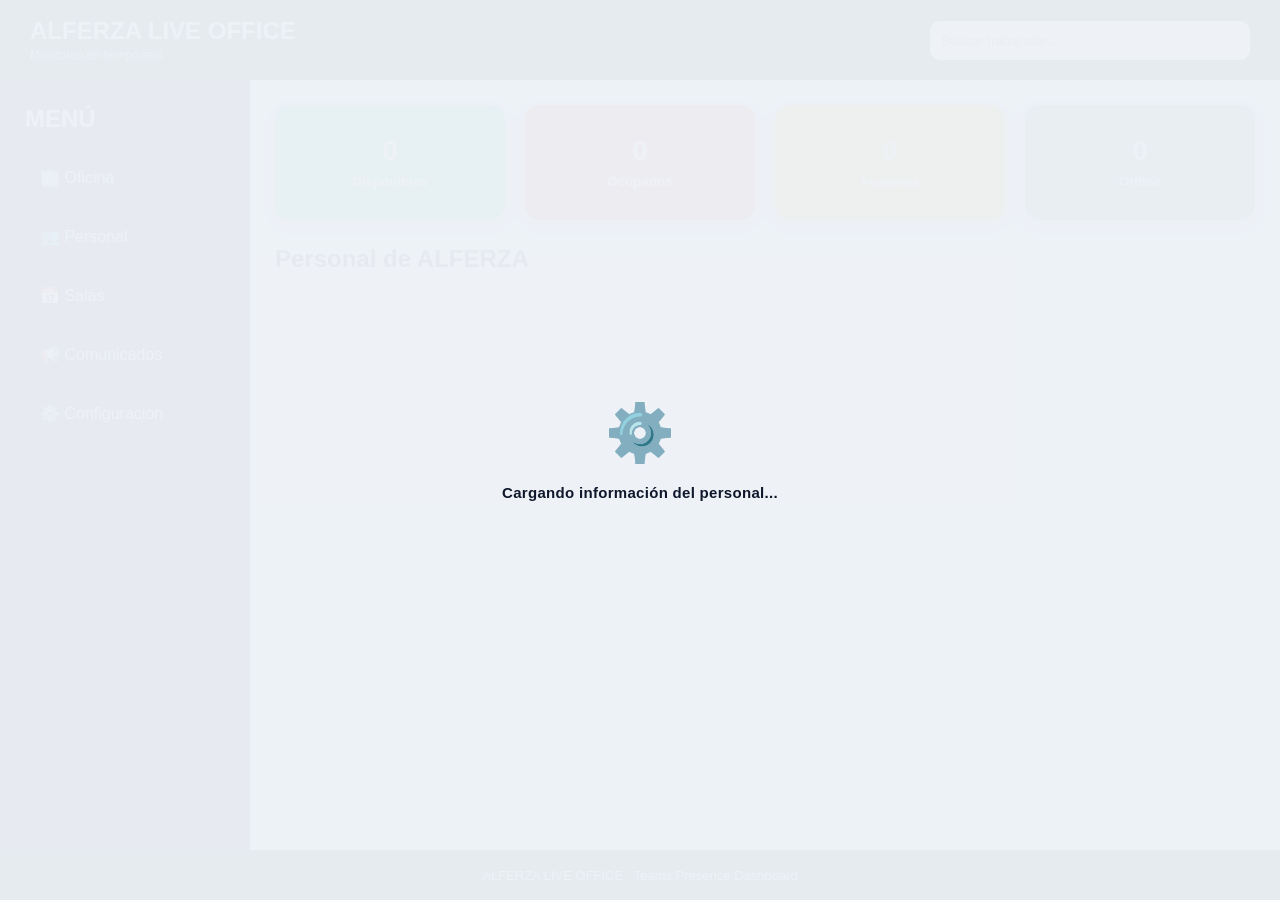
<file: index.html>
<!DOCTYPE html>

<html lang="es">

<head>
    <meta charset="UTF-8">
    <meta name="viewport" content="width=device-width, initial-scale=1.0">


<title>ALFERZA LIVE OFFICE</title>

<!-- Estilos -->
<link rel="stylesheet" href="styles.css">


</head>

<body>

<!-- PANTALLA DE CARGA -->
<div id="loadingOverlay" class="loading-overlay">
    <div class="gear-spinner">⚙️</div>
    <p>Cargando información del personal...</p>
</div>

<!-- BARRA SUPERIOR -->
<header class="topbar">

    <div class="logo">
        <h1>ALFERZA LIVE OFFICE</h1>
        <span>Monitoreo en tiempo real</span>
    </div>

    <div class="search-container">
        <input
            type="text"
            id="buscador"
            placeholder="Buscar trabajador..."
            autocomplete="off"
        >
    </div>

</header>


<!-- CONTENIDO PRINCIPAL -->
<div class="container">

    <!-- MENÚ LATERAL -->
    <aside class="sidebar">

        <h2>MENÚ</h2>

        <ul>
            <li>🏢 Oficina</li>
            <li onclick="window.location.href='personal.html'">
                👥 Personal
            </li>
            <li>📅 Salas</li>
            <li onclick="window.location.href='comunicados.html'">
                📢 Comunicados
            </li>
            <li>⚙️ Configuración</li>
        </ul>

    </aside>


    <!-- CONTENIDO -->
    <main class="content">

        <!-- ESTADÍSTICAS -->
        <section class="stats">

            <div
                class="stat green"
                onclick="filtrarEstado('Available')"
            >
                <span id="disp">0</span>
                <small>Disponibles</small>
            </div>

            <div
                class="stat red"
                onclick="filtrarEstado('Busy')"
            >
                <span id="busy">0</span>
                <small>Ocupados</small>
            </div>

            <div
                class="stat yellow"
                onclick="filtrarEstado('Away')"
            >
                <span id="away">0</span>
                <small>Ausentes</small>
            </div>

            <div
                class="stat gray"
                onclick="filtrarEstado('Offline')"
            >
                <span id="offline">0</span>
                <small>Offline</small>
            </div>

        </section>


        <!-- PERSONAL -->
        <section>

            <h2 class="section-title">
                Personal de ALFERZA
            </h2>

            <div id="officeGrid">
                <!-- Los trabajadores se cargarán desde app.js -->
            </div>

        </section>

    </main>

</div>


<!-- PIE DE PÁGINA -->
<footer>
    ALFERZA LIVE OFFICE · Teams Presence Dashboard
</footer>


<!-- Microsoft Authentication Library (MSAL) -->
<script src="https://alcdn.msauth.net/browser/2.38.1/js/msal-browser.min.js"></script>
<script src="app.js"></script>

</body>

</html>
</file>
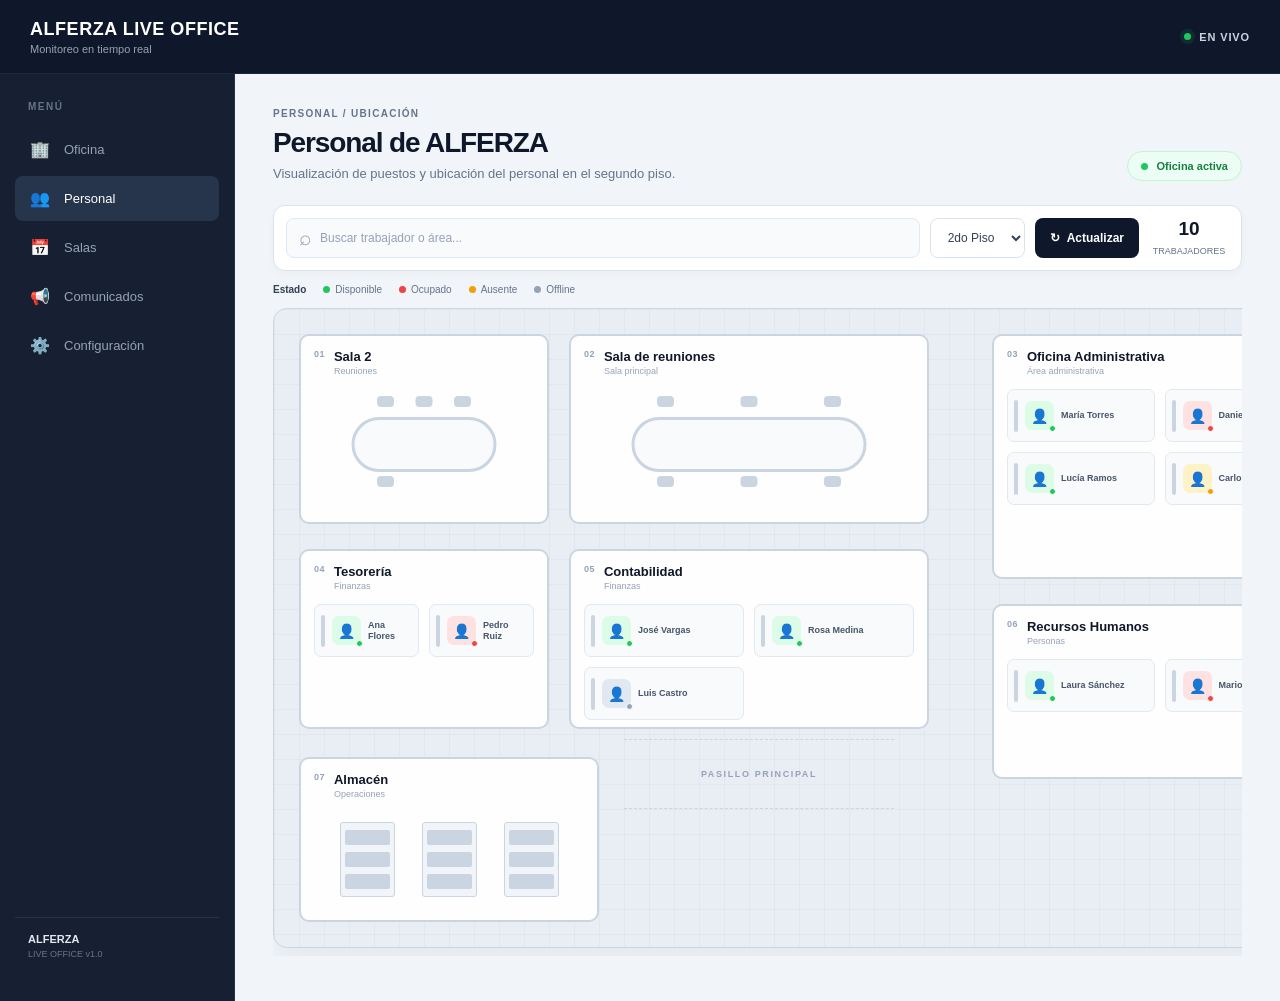
<file: personal.html>
<!DOCTYPE html>
<html lang="es">

<head>

    <meta charset="UTF-8">

    <meta
        name="viewport"
        content="width=device-width, initial-scale=1.0"
    >

    <title>Personal | ALFERZA LIVE OFFICE</title>

    <link
        rel="stylesheet"
        href="personal.css"
    >

</head>


<body>


    <!-- =========================================
         TOPBAR
         ========================================= -->

    <header class="personal-topbar">

        <div class="personal-brand">

            <h1>
                ALFERZA LIVE OFFICE
            </h1>

            <span>
                Monitoreo en tiempo real
            </span>

        </div>


        <div class="personal-topbar-right">

            <span class="live-indicator">
                <i></i>
                EN VIVO
            </span>

        </div>

    </header>



    <!-- =========================================
         CONTENEDOR
         ========================================= -->

    <div class="personal-layout">


        <!-- =====================================
             SIDEBAR
             ===================================== -->

        <aside class="personal-sidebar">

            <div class="sidebar-title">
                MENÚ
            </div>


            <nav>

                <a href="index.html">

                    <span class="menu-icon">
                        🏢
                    </span>

                    <span>
                        Oficina
                    </span>

                </a>


                <a
                    href="personal.html"
                    class="active"
                >

                    <span class="menu-icon">
                        👥
                    </span>

                    <span>
                        Personal
                    </span>

                </a>


                <a href="#">

                    <span class="menu-icon">
                        📅
                    </span>

                    <span>
                        Salas
                    </span>

                </a>


                <a href="comunicados.html">

                    <span class="menu-icon">
                        📢
                    </span>

                    <span>
                        Comunicados
                    </span>

                </a>


                <a href="#">

                    <span class="menu-icon">
                        ⚙️
                    </span>

                    <span>
                        Configuración
                    </span>

                </a>

            </nav>


            <div class="sidebar-bottom">

                <span>
                    ALFERZA
                </span>

                <small>
                    LIVE OFFICE v1.0
                </small>

            </div>

        </aside>



        <!-- =====================================
             CONTENIDO
             ===================================== -->

        <main class="personal-content">


            <!-- CABECERA -->

            <section class="page-header">

                <div>

                    <span class="page-kicker">
                        PERSONAL / UBICACIÓN
                    </span>

                    <h2>
                        Personal de ALFERZA
                    </h2>

                    <p>
                        Visualización de puestos y ubicación del personal
                        en el segundo piso.
                    </p>

                </div>


                <div class="office-status">

                    <span></span>

                    Oficina activa

                </div>

            </section>



            <!-- =================================
                 TOOLBAR
                 ================================= -->

            <section class="personal-toolbar">


                <div class="toolbar-search">

                    <span>
                        ⌕
                    </span>

                    <input
                        type="text"
                        id="personalSearch"
                        placeholder="Buscar trabajador o área..."
                        autocomplete="off"
                    >

                </div>


                <select id="floorSelect">

                    <option value="2">
                        2do Piso
                    </option>

                    <option value="1">
                        1er Piso
                    </option>

                </select>


                <button
                    type="button"
                    id="refreshPersonal"
                >

                    ↻

                    <span>
                        Actualizar
                    </span>

                </button>


                <div class="employee-total">

                    <strong id="employeeCount">
                        10
                    </strong>

                    <span>
                        trabajadores
                    </span>

                </div>

            </section>



            <!-- =================================
                 LEYENDA
                 ================================= -->

            <div class="legend">

                <span class="legend-title">
                    Estado
                </span>


                <span>
                    <i class="dot available"></i>
                    Disponible
                </span>


                <span>
                    <i class="dot busy"></i>
                    Ocupado
                </span>


                <span>
                    <i class="dot away"></i>
                    Ausente
                </span>


                <span>
                    <i class="dot offline"></i>
                    Offline
                </span>

            </div>



            <!-- =================================
                 PLANO
                 ================================= -->

            <section class="floor-wrapper">


                <div
                    class="floor-plan"
                    id="floorPlan"
                >


                    <!-- =========================
                         SALA 2
                         ========================= -->

                    <article class="room room-1">

                        <div class="room-header">

                            <div class="room-number">
                                01
                            </div>

                            <div>

                                <h3>
                                    Sala 2
                                </h3>

                                <span>
                                    Reuniones
                                </span>

                            </div>

                        </div>


                        <div class="meeting-room small">

                            <div class="meeting-table">
                            </div>

                            <span class="meeting-chair c1"></span>
                            <span class="meeting-chair c2"></span>
                            <span class="meeting-chair c3"></span>
                            <span class="meeting-chair c4"></span>

                        </div>

                    </article>



                    <!-- =========================
                         SALA DE REUNIONES
                         ========================= -->

                    <article class="room room-2">

                        <div class="room-header">

                            <div class="room-number">
                                02
                            </div>

                            <div>

                                <h3>
                                    Sala de reuniones
                                </h3>

                                <span>
                                    Sala principal
                                </span>

                            </div>

                        </div>


                        <div class="meeting-room">

                            <div class="meeting-table">
                            </div>

                            <span class="meeting-chair c1"></span>
                            <span class="meeting-chair c2"></span>
                            <span class="meeting-chair c3"></span>
                            <span class="meeting-chair c4"></span>
                            <span class="meeting-chair c5"></span>
                            <span class="meeting-chair c6"></span>

                        </div>

                    </article>



                    <!-- =========================
                         OFICINA ADMINISTRATIVA
                         ========================= -->

                    <article class="room room-3">

                        <div class="room-header">

                            <div class="room-number">
                                03
                            </div>

                            <div>

                                <h3>
                                    Oficina Administrativa
                                </h3>

                                <span>
                                    Área administrativa
                                </span>

                            </div>

                        </div>


                        <div class="desks">


                            <div
                                class="employee employee-available"
                                data-name="María Torres"
                            >

                                <div class="desk"></div>

                                <div class="employee-avatar">
                                    👤
                                    <i></i>
                                </div>

                                <span>
                                    María Torres
                                </span>

                            </div>


                            <div
                                class="employee employee-busy"
                                data-name="Daniel Pérez"
                            >

                                <div class="desk"></div>

                                <div class="employee-avatar">
                                    👤
                                    <i></i>
                                </div>

                                <span>
                                    Daniel Pérez
                                </span>

                            </div>


                            <div
                                class="employee employee-available"
                                data-name="Lucía Ramos"
                            >

                                <div class="desk"></div>

                                <div class="employee-avatar">
                                    👤
                                    <i></i>
                                </div>

                                <span>
                                    Lucía Ramos
                                </span>

                            </div>


                            <div
                                class="employee employee-away"
                                data-name="Carlos Vega"
                            >

                                <div class="desk"></div>

                                <div class="employee-avatar">
                                    👤
                                    <i></i>
                                </div>

                                <span>
                                    Carlos Vega
                                </span>

                            </div>

                        </div>

                    </article>



                    <!-- =========================
                         TESORERÍA
                         ========================= -->

                    <article class="room room-4">

                        <div class="room-header">

                            <div class="room-number">
                                04
                            </div>

                            <div>

                                <h3>
                                    Tesorería
                                </h3>

                                <span>
                                    Finanzas
                                </span>

                            </div>

                        </div>


                        <div class="desks">


                            <div
                                class="employee employee-available"
                                data-name="Ana Flores"
                            >

                                <div class="desk"></div>

                                <div class="employee-avatar">
                                    👤
                                    <i></i>
                                </div>

                                <span>
                                    Ana Flores
                                </span>

                            </div>


                            <div
                                class="employee employee-busy"
                                data-name="Pedro Ruiz"
                            >

                                <div class="desk"></div>

                                <div class="employee-avatar">
                                    👤
                                    <i></i>
                                </div>

                                <span>
                                    Pedro Ruiz
                                </span>

                            </div>

                        </div>

                    </article>



                    <!-- =========================
                         CONTABILIDAD
                         ========================= -->

                    <article class="room room-5">

                        <div class="room-header">

                            <div class="room-number">
                                05
                            </div>

                            <div>

                                <h3>
                                    Contabilidad
                                </h3>

                                <span>
                                    Finanzas
                                </span>

                            </div>

                        </div>


                        <div class="desks">


                            <div
                                class="employee employee-available"
                                data-name="José Vargas"
                            >

                                <div class="desk"></div>

                                <div class="employee-avatar">
                                    👤
                                    <i></i>
                                </div>

                                <span>
                                    José Vargas
                                </span>

                            </div>


                            <div
                                class="employee employee-available"
                                data-name="Rosa Medina"
                            >

                                <div class="desk"></div>

                                <div class="employee-avatar">
                                    👤
                                    <i></i>
                                </div>

                                <span>
                                    Rosa Medina
                                </span>

                            </div>


                            <div
                                class="employee employee-offline"
                                data-name="Luis Castro"
                            >

                                <div class="desk"></div>

                                <div class="employee-avatar">
                                    👤
                                    <i></i>
                                </div>

                                <span>
                                    Luis Castro
                                </span>

                            </div>

                        </div>

                    </article>



                    <!-- =========================
                         RECURSOS HUMANOS
                         ========================= -->

                    <article class="room room-6">

                        <div class="room-header">

                            <div class="room-number">
                                06
                            </div>

                            <div>

                                <h3>
                                    Recursos Humanos
                                </h3>

                                <span>
                                    Personas
                                </span>

                            </div>

                        </div>


                        <div class="desks">


                            <div
                                class="employee employee-available"
                                data-name="Laura Sánchez"
                            >

                                <div class="desk"></div>

                                <div class="employee-avatar">
                                    👤
                                    <i></i>
                                </div>

                                <span>
                                    Laura Sánchez
                                </span>

                            </div>


                            <div
                                class="employee employee-busy"
                                data-name="Mario León"
                            >

                                <div class="desk"></div>

                                <div class="employee-avatar">
                                    👤
                                    <i></i>
                                </div>

                                <span>
                                    Mario León
                                </span>

                            </div>

                        </div>

                    </article>



                    <!-- =========================
                         ALMACÉN
                         ========================= -->

                    <article class="room room-7">

                        <div class="room-header">

                            <div class="room-number">
                                07
                            </div>

                            <div>

                                <h3>
                                    Almacén
                                </h3>

                                <span>
                                    Operaciones
                                </span>

                            </div>

                        </div>


                        <div class="warehouse">

                            <div class="shelf">
                                <span></span>
                                <span></span>
                                <span></span>
                            </div>

                            <div class="shelf">
                                <span></span>
                                <span></span>
                                <span></span>
                            </div>

                            <div class="shelf">
                                <span></span>
                                <span></span>
                                <span></span>
                            </div>

                        </div>

                    </article>



                    <!-- PASILLO -->

                    <div class="main-corridor">
                        PASILLO PRINCIPAL
                    </div>


                </div>

            </section>


        </main>

    </div>



    <!-- =========================================
         JAVASCRIPT
         ========================================= -->

    <script>

        const searchInput =
            document.getElementById("personalSearch");


        const employees =
            document.querySelectorAll(".employee");


        searchInput.addEventListener(
            "input",
            function () {

                const value =
                    this.value
                        .toLowerCase()
                        .trim();


                employees.forEach(
                    employee => {

                        const name =
                            employee
                                .dataset
                                .name
                                .toLowerCase();


                        if (
                            name.includes(value)
                        ) {

                            employee.style.opacity =
                                "1";

                            employee.style.transform =
                                "scale(1)";

                        } else {

                            employee.style.opacity =
                                ".18";

                            employee.style.transform =
                                "scale(.96)";

                        }

                    }
                );

            }
        );


        document
            .getElementById("refreshPersonal")
            .addEventListener(
                "click",
                function () {

                    this.classList.add("rotating");

                    setTimeout(
                        () => {

                            this.classList.remove(
                                "rotating"
                            );

                        },
                        600
                    );

                }
            );

    </script>


</body>

</html>
</file>
<file: styles.css>
*{
    margin:0;
    padding:0;
    box-sizing:border-box;
    font-family:'Segoe UI',sans-serif;
}

body{
    background:#eef2f7;
    min-height:100vh;
}

/* HEADER */

.topbar{

    height:80px;

    background:#0f172a;

    color:white;

    display:flex;

    justify-content:space-between;

    align-items:center;

    padding:0 30px;
}

.logo h1{
    font-size:24px;
}

.logo span{
    font-size:12px;
    color:#cbd5e1;
}

.search-container input{

    width:320px;

    padding:12px;

    border:none;

    border-radius:10px;

    outline:none;
}

/* LAYOUT */

.container{

    display:flex;

    min-height:calc(100vh - 130px);
}

/* SIDEBAR */

.sidebar{

    width:250px;

    background:#1e293b;

    color:white;

    padding:25px;
}

.sidebar h2{
    margin-bottom:20px;
}

.sidebar ul{
    list-style:none;
}

.sidebar li{

    padding:15px;

    margin-bottom:10px;

    border-radius:10px;

    cursor:pointer;
}

.sidebar li:hover{
    background:#334155;
}

/* MAIN */

.content{

    flex:1;

    padding:25px;
}

/* STATS */

.stats{
    display:flex;
    justify-content:space-between;
    gap:20px;
    margin-bottom:25px;
}

.stat{
    flex:1;
    padding:30px;
    border-radius:15px;
    color:white;
    text-align:center;
    font-weight:bold;
    box-shadow:0 5px 15px rgba(0,0,0,.15);
}

.stat span{

    display:block;

    font-size:28px;

    margin-bottom:5px;
}

.green{
    background:#22c55e;
}

.red{
    background:#ef4444;
}

.yellow{
    background:#f59e0b;
}

.gray{
    background:#64748b;
}

/* TITULO */

.section-title{

    margin-bottom:20px;

    color:#0f172a;
}

/* GRID */

#officeGrid{

    display:grid;

    grid-template-columns:repeat(auto-fill,minmax(250px,1fr));

    gap:20px;
}

/* CARD */

.card{

    background:white;

    border-radius:18px;

    padding:20px;

    box-shadow:0 6px 20px rgba(0,0,0,.08);

    transition:.2s;
}

.card:hover{

    transform:translateY(-5px);

    box-shadow:0 10px 25px rgba(0,0,0,.15);
}

.card h3{

    margin-bottom:10px;

    color:#0f172a;
}

.card p{

    color:#64748b;

    word-break:break-word;
}

.status{

    margin-top:15px;

    display:inline-block;

    padding:8px 14px;

    border-radius:30px;

    color:white;

    font-size:13px;

    font-weight:600;
}

.disponible{
    background:#22c55e;
}

.ocupado{
    background:#ef4444;
}

.ausente{
    background:#f59e0b;
}

.offline{
    background:#64748b;
}

/* FOOTER */

footer{

    height:50px;

    background:#0f172a;

    color:white;

    display:flex;

    justify-content:center;

    align-items:center;

    font-size:13px;
}
/* ========== PANTALLA DE CARGA ========== */

.loading-overlay{

    position:fixed;

    inset:0;

    background:rgba(238,242,247,0.97);

    display:flex;

    flex-direction:column;

    align-items:center;

    justify-content:center;

    gap:18px;

    z-index:9999;

    transition:opacity .3s ease;
}

.loading-overlay.oculto{

    opacity:0;

    pointer-events:none;
}

.gear-spinner{

    font-size:56px;

    animation:girar 1.4s linear infinite;
}

@keyframes girar{

    from{
        transform:rotate(0deg);
    }

    to{
        transform:rotate(360deg);
    }
}

.loading-overlay p{

    font-size:15px;

    font-weight:600;

    color:#0f172a;

    letter-spacing:.3px;
}
</file>
<file: personal.css>
/* =========================================
   RESET
   ========================================= */

* {
    margin: 0;
    padding: 0;
    box-sizing: border-box;
}


html,
body {
    width: 100%;
    min-height: 100%;
}


body {
    font-family:
        Inter,
        -apple-system,
        BlinkMacSystemFont,
        "Segoe UI",
        sans-serif;

    background: #f1f5f9;
    color: #0f172a;
}



/* =========================================
   TOPBAR
   ========================================= */

.personal-topbar {
    height: 74px;

    display: flex;
    align-items: center;
    justify-content: space-between;

    padding: 0 30px;

    background: #0f172a;
    color: white;

    border-bottom: 1px solid #1e293b;
}


.personal-brand h1 {
    font-size: 18px;
    font-weight: 700;
    letter-spacing: .03em;
}


.personal-brand span {
    display: block;

    margin-top: 3px;

    color: #94a3b8;

    font-size: 11px;
}


.personal-topbar-right {
    display: flex;
    align-items: center;
}


.live-indicator {
    display: flex;
    align-items: center;
    gap: 8px;

    color: #cbd5e1;

    font-size: 11px;
    font-weight: 700;

    letter-spacing: .08em;
}


.live-indicator i {
    width: 7px;
    height: 7px;

    display: block;

    background: #22c55e;

    border-radius: 50%;

    box-shadow:
        0 0 0 4px rgba(34, 197, 94, .12);
}



/* =========================================
   LAYOUT
   ========================================= */

.personal-layout {
    min-height: calc(100vh - 74px);

    display: flex;
}



/* =========================================
   SIDEBAR
   ========================================= */

.personal-sidebar {
    width: 235px;

    display: flex;
    flex-direction: column;

    padding: 27px 15px;

    background: #172033;

    color: #cbd5e1;

    border-right: 1px solid #263247;
}


.sidebar-title {
    padding: 0 13px;
    margin-bottom: 15px;

    color: #64748b;

    font-size: 10px;
    font-weight: 700;

    letter-spacing: .15em;
}


.personal-sidebar nav {
    display: flex;
    flex-direction: column;
    gap: 4px;
}


.personal-sidebar nav a {
    height: 45px;

    display: flex;
    align-items: center;

    gap: 12px;

    padding: 0 13px;

    color: #94a3b8;

    text-decoration: none;

    border-radius: 8px;

    font-size: 13px;
    font-weight: 500;

    transition: .2s ease;
}


.personal-sidebar nav a:hover {
    background: #202d42;
    color: white;
}


.personal-sidebar nav a.active {
    background: #26354c;
    color: white;
}


.menu-icon {
    width: 24px;

    text-align: center;

    font-size: 16px;
}


.sidebar-bottom {
    margin-top: auto;

    padding: 15px 13px;

    border-top: 1px solid #263247;
}


.sidebar-bottom span {
    display: block;

    color: #e2e8f0;

    font-size: 11px;
    font-weight: 700;
}


.sidebar-bottom small {
    display: block;

    margin-top: 4px;

    color: #64748b;

    font-size: 9px;
}



/* =========================================
   CONTENT
   ========================================= */

.personal-content {
    flex: 1;

    min-width: 0;

    padding: 34px 38px 45px;

    overflow: hidden;
}



/* =========================================
   PAGE HEADER
   ========================================= */

.page-header {
    display: flex;

    align-items: flex-end;
    justify-content: space-between;

    gap: 20px;

    margin-bottom: 24px;
}


.page-kicker {
    display: block;

    margin-bottom: 8px;

    color: #64748b;

    font-size: 10px;
    font-weight: 800;

    letter-spacing: .13em;
}


.page-header h2 {
    color: #0f172a;

    font-size: 28px;
    font-weight: 700;

    letter-spacing: -.04em;
}


.page-header p {
    margin-top: 7px;

    color: #64748b;

    font-size: 13px;
}


.office-status {
    display: flex;
    align-items: center;

    gap: 8px;

    padding: 8px 13px;

    background: #ecfdf5;

    color: #15803d;

    border: 1px solid #bbf7d0;

    border-radius: 20px;

    font-size: 11px;
    font-weight: 700;

    white-space: nowrap;
}


.office-status span {
    width: 7px;
    height: 7px;

    background: #22c55e;

    border-radius: 50%;
}



/* =========================================
   TOOLBAR
   ========================================= */

.personal-toolbar {
    display: flex;
    align-items: center;

    gap: 10px;

    padding: 12px;

    background: white;

    border: 1px solid #dbe3ec;

    border-radius: 12px;

    box-shadow:
        0 3px 10px rgba(15, 23, 42, .03);

    margin-bottom: 13px;
}


.toolbar-search {
    flex: 1;

    height: 40px;

    display: flex;
    align-items: center;

    gap: 8px;

    padding: 0 12px;

    background: #f8fafc;

    border: 1px solid #e2e8f0;

    border-radius: 8px;
}


.toolbar-search span {
    color: #94a3b8;

    font-size: 21px;
}


.toolbar-search input {
    width: 100%;

    border: 0;
    outline: 0;

    background: transparent;

    color: #0f172a;

    font-size: 12px;
}


.toolbar-search input::placeholder {
    color: #94a3b8;
}


.personal-toolbar select {
    height: 40px;

    padding: 0 13px;

    background: white;

    border: 1px solid #dbe3ec;

    border-radius: 8px;

    color: #334155;

    font-size: 12px;

    outline: none;
}


.personal-toolbar button {
    height: 40px;

    display: flex;
    align-items: center;

    gap: 7px;

    padding: 0 15px;

    background: #0f172a;

    border: 0;

    border-radius: 8px;

    color: white;

    font-size: 12px;
    font-weight: 600;

    cursor: pointer;

    transition: .2s ease;
}


.personal-toolbar button:hover {
    background: #1e293b;
}


.employee-total {
    min-width: 80px;

    text-align: center;
}


.employee-total strong {
    display: block;

    color: #0f172a;

    font-size: 19px;
}


.employee-total span {
    color: #64748b;

    font-size: 9px;

    text-transform: uppercase;
}


.rotating {
    animation: rotateButton .6s ease;
}


@keyframes rotateButton {

    from {
        transform: rotate(0);
    }

    to {
        transform: rotate(360deg);
    }

}



/* =========================================
   LEGEND
   ========================================= */

.legend {
    display: flex;
    align-items: center;

    gap: 17px;

    margin-bottom: 13px;

    color: #64748b;

    font-size: 10px;
}


.legend-title {
    color: #334155;

    font-weight: 700;
}


.legend span:not(.legend-title) {
    display: flex;
    align-items: center;

    gap: 5px;
}


.dot {
    width: 7px;
    height: 7px;

    display: inline-block;

    border-radius: 50%;
}


.dot.available {
    background: #22c55e;
}


.dot.busy {
    background: #ef4444;
}


.dot.away {
    background: #f59e0b;
}


.dot.offline {
    background: #94a3b8;
}



/* =========================================
   FLOOR PLAN
   ========================================= */

.floor-wrapper {
    width: 100%;

    overflow-x: auto;

    padding-bottom: 8px;
}


.floor-plan {
    position: relative;

    min-width: 1080px;

    height: 640px;

    overflow: hidden;

    background-color: #e9eef4;

    background-image:
        linear-gradient(
            rgba(148, 163, 184, .09) 1px,
            transparent 1px
        ),
        linear-gradient(
            90deg,
            rgba(148, 163, 184, .09) 1px,
            transparent 1px
        );

    background-size: 25px 25px;

    border: 1px solid #cbd5e1;

    border-radius: 14px;

    box-shadow:
        0 10px 30px rgba(15, 23, 42, .06);
}



/* =========================================
   ROOMS
   ========================================= */

.room {
    position: absolute;

    padding: 13px;

    background: rgba(255, 255, 255, .97);

    border: 2px solid #cbd5e1;

    border-radius: 10px;

    transition:
        border-color .2s ease,
        box-shadow .2s ease;
}


.room:hover {
    border-color: #94a3b8;

    box-shadow:
        0 8px 22px rgba(15, 23, 42, .08);
}


.room-header {
    display: flex;
    align-items: flex-start;

    gap: 9px;

    margin-bottom: 13px;
}


.room-number {
    color: #94a3b8;

    font-size: 9px;
    font-weight: 800;

    letter-spacing: .05em;
}


.room-header h3 {
    color: #0f172a;

    font-size: 13px;
    font-weight: 700;
}


.room-header span {
    display: block;

    margin-top: 2px;

    color: #94a3b8;

    font-size: 9px;
}



/* =========================================
   ROOM POSITIONS
   ========================================= */

.room-1 {
    top: 25px;
    left: 25px;

    width: 250px;
    height: 190px;
}


.room-2 {
    top: 25px;
    left: 295px;

    width: 360px;
    height: 190px;
}


.room-3 {
    top: 25px;
    right: 25px;

    width: 335px;
    height: 245px;
}


.room-4 {
    top: 240px;
    left: 25px;

    width: 250px;
    height: 180px;
}


.room-5 {
    top: 240px;
    left: 295px;

    width: 360px;
    height: 180px;
}


.room-6 {
    top: 295px;
    right: 25px;

    width: 335px;
    height: 175px;
}


.room-7 {
    bottom: 25px;
    left: 25px;

    width: 300px;
    height: 165px;
}



/* =========================================
   DESKS
   ========================================= */

.desks {
    display: grid;

    grid-template-columns:
        repeat(2, 1fr);

    gap: 10px;
}


.employee {
    position: relative;

    display: flex;
    align-items: center;

    gap: 7px;

    min-height: 53px;

    padding: 6px;

    background: #f8fafc;

    border: 1px solid #e2e8f0;

    border-radius: 7px;

    transition:
        opacity .2s ease,
        transform .2s ease;
}


.employee:hover {
    background: white;

    border-color: #cbd5e1;
}


.employee .desk {
    width: 4px;
    height: 32px;

    flex-shrink: 0;

    background: #cbd5e1;

    border-radius: 3px;
}


.employee-avatar {
    position: relative;

    width: 29px;
    height: 29px;

    display: flex;
    align-items: center;
    justify-content: center;

    flex-shrink: 0;

    background: #e2e8f0;

    border-radius: 7px;

    font-size: 14px;
}


.employee-avatar i {
    position: absolute;

    right: -2px;
    bottom: -2px;

    width: 7px;
    height: 7px;

    border: 1.5px solid white;

    border-radius: 50%;
}


.employee > span {
    color: #475569;

    font-size: 9px;
    font-weight: 600;

    line-height: 1.2;
}



/* =========================================
   ESTADOS
   ========================================= */

.employee-available
.employee-avatar {
    background: #dcfce7;
}


.employee-available .employee-avatar {
    background: #dcfce7;
}


.employee-available .employee-avatar i {
    background: #22c55e;
}


.employee-busy .employee-avatar {
    background: #fee2e2;
}


.employee-busy .employee-avatar i {
    background: #ef4444;
}


.employee-away .employee-avatar {
    background: #fef3c7;
}


.employee-away .employee-avatar i {
    background: #f59e0b;
}


.employee-offline .employee-avatar {
    background: #e2e8f0;
}


.employee-offline .employee-avatar i {
    background: #94a3b8;
}



/* =========================================
   MEETING ROOMS
   ========================================= */

.meeting-room {
    position: relative;

    width: 260px;
    height: 105px;

    margin: 2px auto;
}


.meeting-room.small {
    width: 170px;
}


.meeting-table {
    position: absolute;

    top: 28px;
    left: 50%;

    transform: translateX(-50%);

    width: 235px;
    height: 55px;

    background: #f8fafc;

    border: 3px solid #cbd5e1;

    border-radius: 35px;
}


.meeting-room.small .meeting-table {
    width: 145px;
}


.meeting-chair {
    position: absolute;

    width: 17px;
    height: 11px;

    background: #cbd5e1;

    border-radius: 4px;
}


.meeting-chair.c1 {
    top: 7px;
    left: 38px;
}


.meeting-chair.c2 {
    top: 7px;
    left: 50%;

    transform: translateX(-50%);
}


.meeting-chair.c3 {
    top: 7px;
    right: 38px;
}


.meeting-chair.c4 {
    bottom: 7px;
    left: 38px;
}


.meeting-chair.c5 {
    bottom: 7px;
    left: 50%;

    transform: translateX(-50%);
}


.meeting-chair.c6 {
    bottom: 7px;
    right: 38px;
}



/* =========================================
   ALMACÉN
   ========================================= */

.warehouse {
    display: flex;
    align-items: flex-end;

    justify-content: space-around;

    height: 90px;

    padding: 5px 12px;
}


.shelf {
    width: 55px;
    height: 75px;

    display: flex;
    flex-direction: column;

    justify-content: space-around;

    padding: 4px;

    background: #f1f5f9;

    border: 1px solid #cbd5e1;

    border-radius: 3px;
}


.shelf span {
    display: block;

    height: 15px;

    background: #cbd5e1;

    border-radius: 2px;
}



/* =========================================
   PASILLO
   ========================================= */

.main-corridor {
    position: absolute;

    top: 430px;
    left: 350px;

    width: 270px;
    height: 70px;

    display: flex;
    align-items: center;
    justify-content: center;

    color: #94a3b8;

    font-size: 9px;
    font-weight: 800;

    letter-spacing: .18em;

    border-top: 1px dashed #cbd5e1;
    border-bottom: 1px dashed #cbd5e1;
}



/* =========================================
   RESPONSIVE
   ========================================= */

@media (max-width: 900px) {

    .personal-sidebar {
        width: 72px;

        padding: 20px 8px;
    }


    .sidebar-title,
    .personal-sidebar nav a span:not(.menu-icon),
    .sidebar-bottom {
        display: none;
    }


    .personal-sidebar nav a {
        justify-content: center;

        padding: 0;
    }


    .menu-icon {
        font-size: 18px;
    }


    .personal-content {
        padding: 25px 20px;
    }

}


@media (max-width: 650px) {

    .personal-topbar {
        padding: 0 18px;
    }


    .personal-brand h1 {
        font-size: 14px;
    }


    .personal-brand span {
        font-size: 9px;
    }


    .page-header {
        align-items: flex-start;

        flex-direction: column;
    }


    .page-header h2 {
        font-size: 23px;
    }


    .personal-toolbar {
        flex-wrap: wrap;
    }


    .toolbar-search {
        flex-basis: 100%;
    }


    .legend {
        flex-wrap: wrap;
    }

}
</file>
